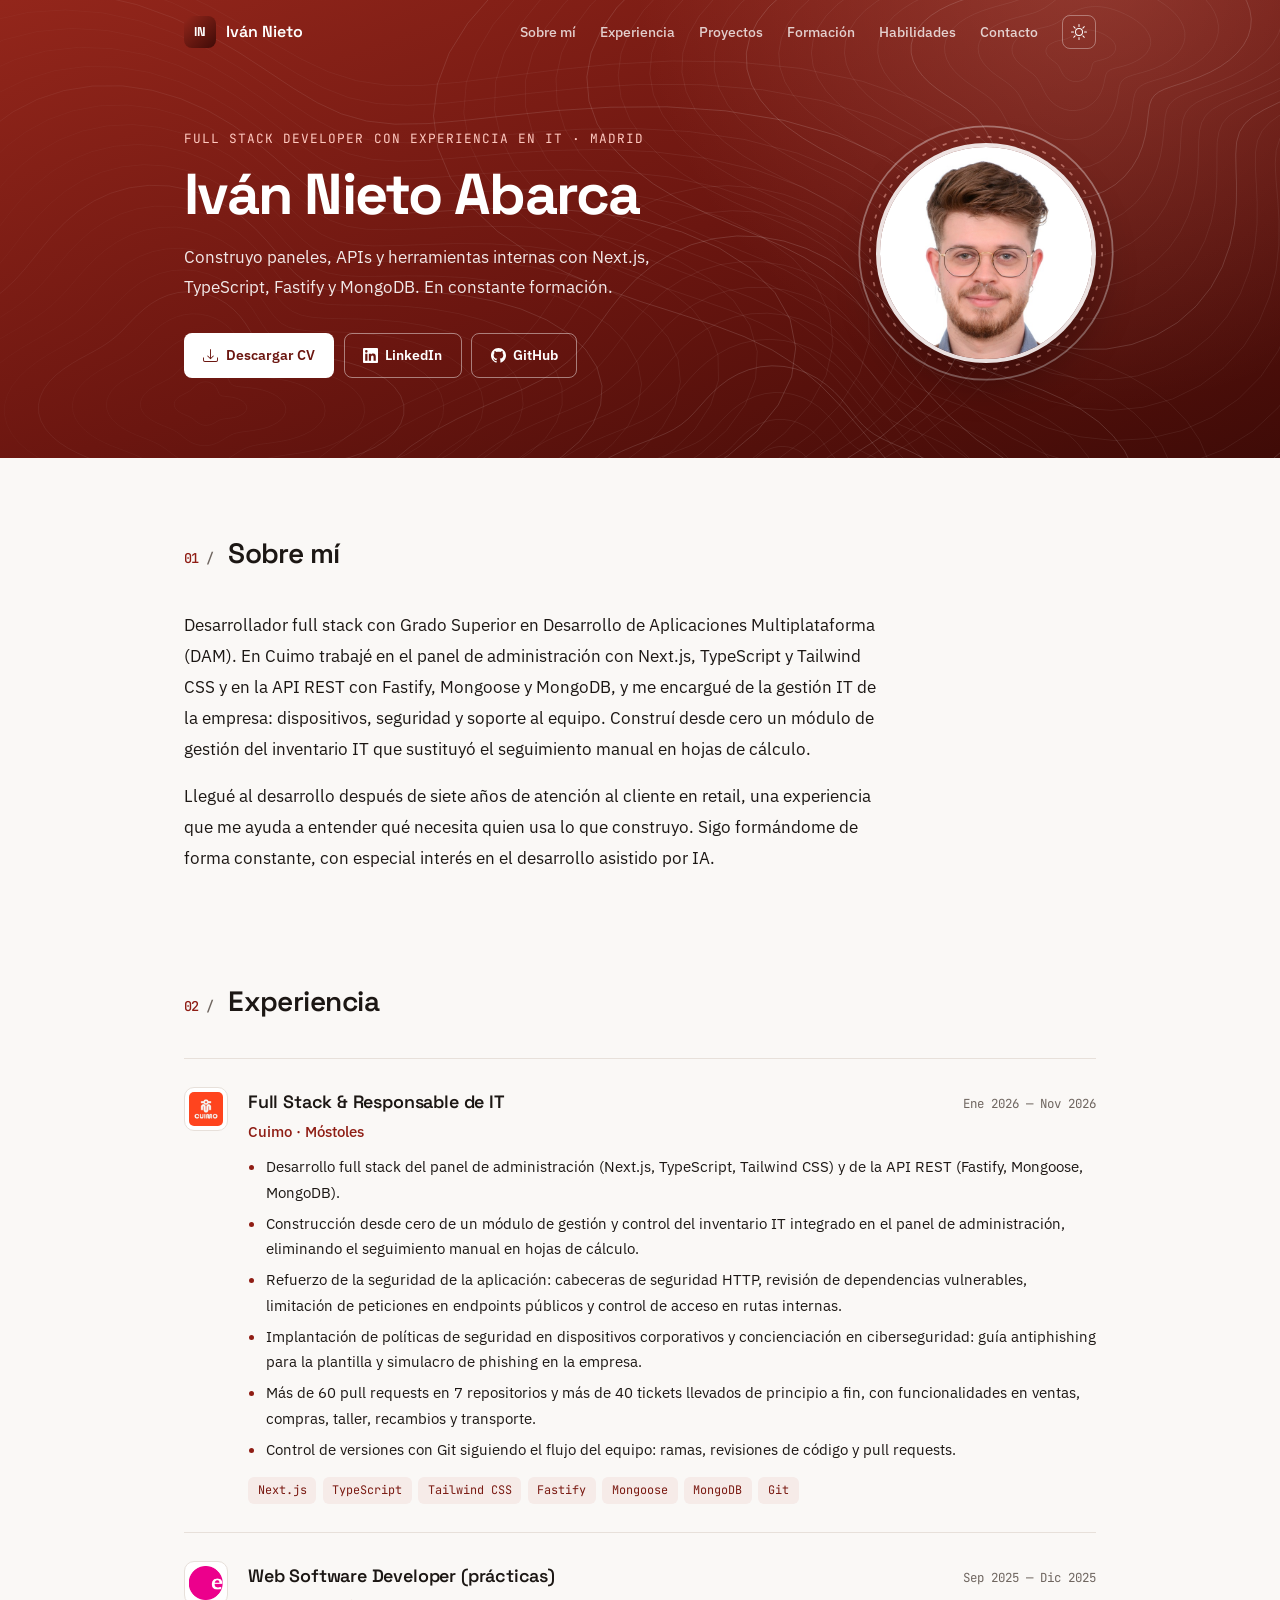
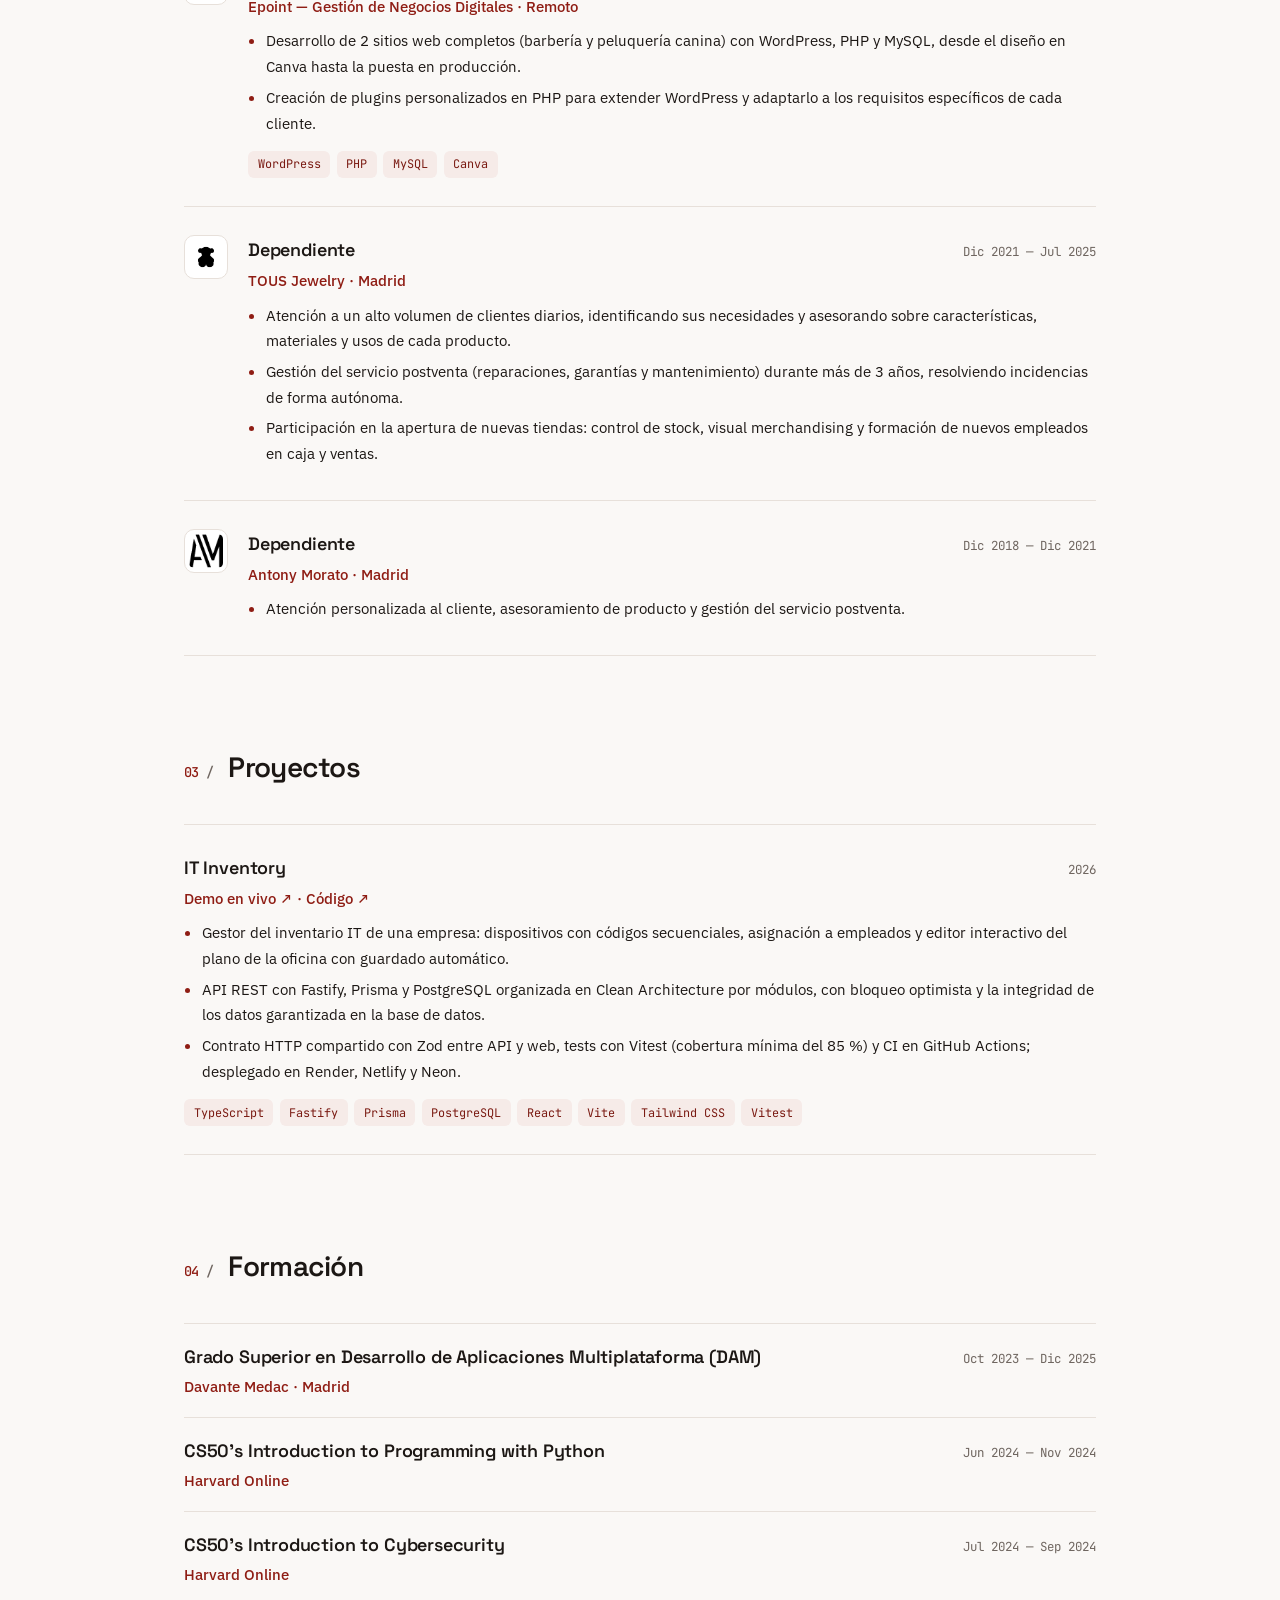
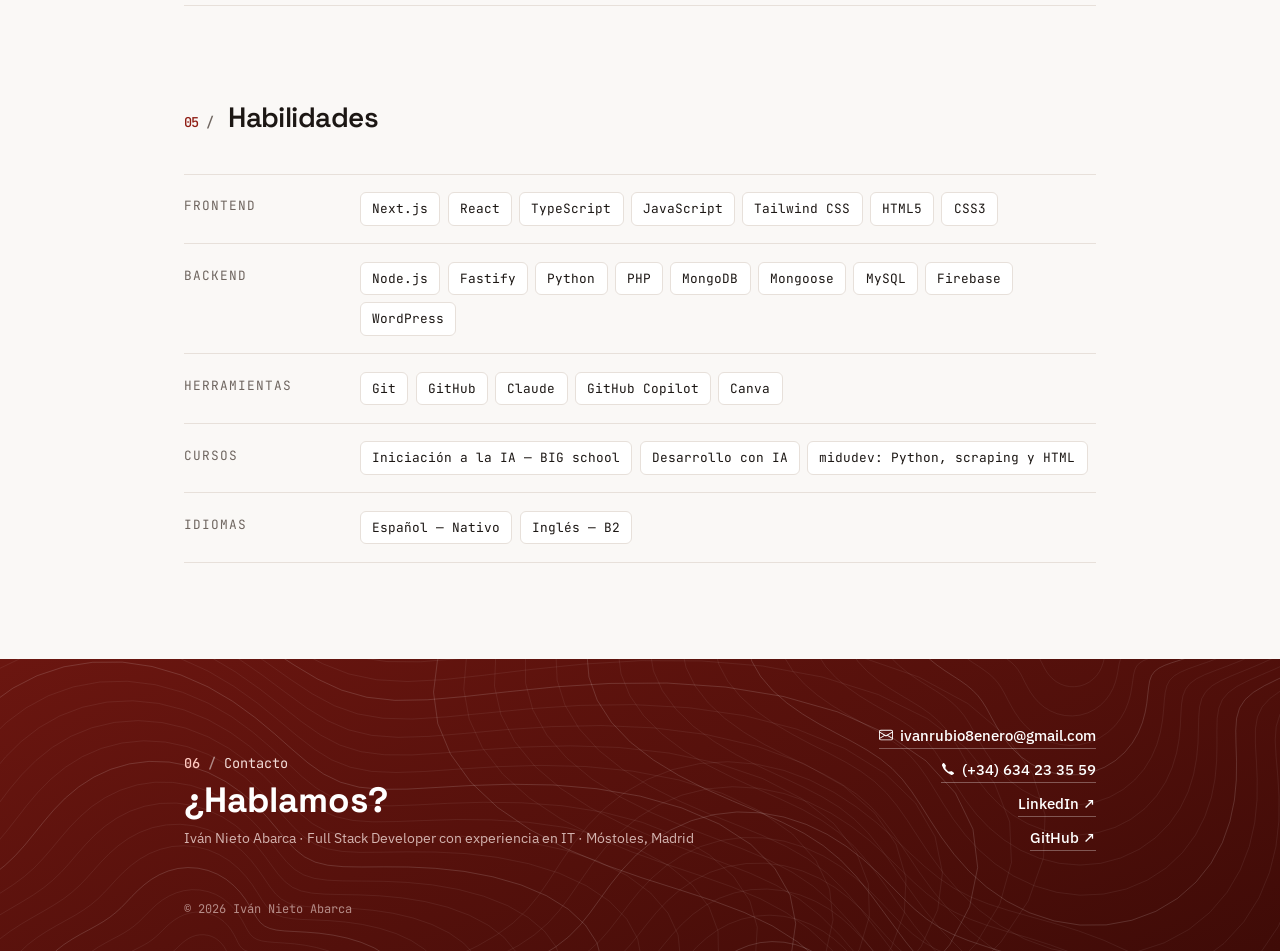
<file: index.html>
<!doctype html>
<html lang="es" data-theme="auto">
<head>
  <meta charset="utf-8">
  <meta name="viewport" content="width=device-width,initial-scale=1">
  <title>Iván Nieto Abarca — Full Stack Developer con experiencia en IT</title>
  <link rel="preconnect" href="https://fonts.googleapis.com">
  <link rel="preconnect" href="https://fonts.gstatic.com" crossorigin>
  <link href="https://fonts.googleapis.com/css2?family=IBM+Plex+Sans:wght@400;500;600&family=JetBrains+Mono:wght@400;500&family=Space+Grotesk:wght@500;600;700&display=swap" rel="stylesheet">
  <link rel="stylesheet" href="assets/style.css">
  <link rel="icon" href="assets/favicon.svg" type="image/svg+xml">
  <link rel="icon" href="assets/favicon-32.png" type="image/png" sizes="32x32">
  <link rel="apple-touch-icon" href="assets/apple-touch-icon.png">
  <meta name="description" content="Portfolio profesional de Iván Nieto Abarca — Full Stack Developer con experiencia en IT, especializado en Next.js, TypeScript, Fastify y MongoDB. Madrid, España.">
  <meta property="og:title" content="Iván Nieto Abarca — Full Stack Developer con experiencia en IT">
  <meta property="og:description" content="Portfolio de Iván Nieto Abarca, Full Stack Developer con experiencia en IT. Next.js, TypeScript, Fastify y MongoDB. Madrid, España.">
  <meta property="og:type" content="website">
  <meta property="og:url" content="https://niet8.github.io/">
  <meta property="og:image" content="https://niet8.github.io/assets/og-image.jpg">
  <meta property="og:image:width" content="1200">
  <meta property="og:image:height" content="630">
  <meta property="og:image:alt" content="Iván Nieto Abarca — Full Stack Developer con experiencia en IT">
  <meta name="twitter:card" content="summary_large_image">
</head>
<body>

  <nav class="navbar" id="navbar">
    <div class="nav-container">
      <a class="nav-brand" href="#top" aria-label="Inicio">
        <span class="nav-mark" aria-hidden="true">IN</span>
        <span class="nav-name">Iván Nieto</span>
      </a>
      <div class="nav-right">
        <ul class="nav-links">
          <li><a href="#about">Sobre mí</a></li>
          <li><a href="#experience">Experiencia</a></li>
          <li><a href="#projects">Proyectos</a></li>
          <li><a href="#education">Formación</a></li>
          <li><a href="#skills">Habilidades</a></li>
          <li><a href="#contact">Contacto</a></li>
        </ul>
        <button class="theme-btn" id="themeBtn" aria-label="Cambiar modo claro/oscuro">
          <span class="theme-icon theme-icon--light" aria-hidden="true">
            <svg xmlns="http://www.w3.org/2000/svg" width="16" height="16" fill="currentColor" viewBox="0 0 16 16"><path d="M8 11a3 3 0 1 1 0-6 3 3 0 0 1 0 6zm0 1a4 4 0 1 0 0-8 4 4 0 0 0 0 8zM8 0a.5.5 0 0 1 .5.5v2a.5.5 0 0 1-1 0v-2A.5.5 0 0 1 8 0zm0 13a.5.5 0 0 1 .5.5v2a.5.5 0 0 1-1 0v-2A.5.5 0 0 1 8 13zm8-5a.5.5 0 0 1-.5.5h-2a.5.5 0 0 1 0-1h2a.5.5 0 0 1 .5.5zM3 8a.5.5 0 0 1-.5.5h-2a.5.5 0 0 1 0-1h2A.5.5 0 0 1 3 8zm10.657-5.657a.5.5 0 0 1 0 .707l-1.414 1.415a.5.5 0 1 1-.707-.708l1.414-1.414a.5.5 0 0 1 .707 0zm-9.193 9.193a.5.5 0 0 1 0 .707L3.050 13.657a.5.5 0 0 1-.707-.707l1.414-1.414a.5.5 0 0 1 .707 0zm9.193 2.121a.5.5 0 0 1-.707 0l-1.414-1.414a.5.5 0 0 1 .707-.707l1.414 1.414a.5.5 0 0 1 0 .707zM4.464 4.465a.5.5 0 0 1-.707 0L2.343 3.050a.5.5 0 1 1 .707-.707l1.414 1.414a.5.5 0 0 1 0 .708z"/></svg>
          </span>
          <span class="theme-icon theme-icon--dark" aria-hidden="true">
            <svg xmlns="http://www.w3.org/2000/svg" width="16" height="16" fill="currentColor" viewBox="0 0 16 16"><path d="M6 .278a.768.768 0 0 1 .08.858 7.208 7.208 0 0 0-.878 3.460c0 4.021 3.278 7.277 7.318 7.277.527 0 1.040-.055 1.533-.16a.787.787 0 0 1 .81.316.733.733 0 0 1-.031.893A8.349 8.349 0 0 1 8.344 16C3.734 16 0 12.286 0 7.710 0 4.266 2.114 1.312 5.124.060A.752.752 0 0 1 6 .278z"/></svg>
          </span>
        </button>
      </div>
    </div>
  </nav>

  <header class="hero" id="top">
    <div class="hero-inner">
      <div class="hero-text">
        <p class="hero-kicker">Full Stack Developer con experiencia en IT · Madrid</p>
        <h1>Iván Nieto Abarca</h1>
        <p class="hero-tagline">Construyo paneles, APIs y herramientas internas con Next.js, TypeScript, Fastify y MongoDB. En constante formación.</p>
        <div class="hero-cta">
          <a class="btn btn-white" href="files/Ivan_Nieto_Abarca_CV.pdf" download>
            <svg xmlns="http://www.w3.org/2000/svg" width="15" height="15" fill="currentColor" viewBox="0 0 16 16" aria-hidden="true"><path d="M.5 9.9a.5.5 0 0 1 .5.5v2.5a1 1 0 0 0 1 1h12a1 1 0 0 0 1-1v-2.5a.5.5 0 0 1 1 0v2.5a2 2 0 0 1-2 2H2a2 2 0 0 1-2-2v-2.5a.5.5 0 0 1 .5-.5z"/><path d="M7.646 11.854a.5.5 0 0 0 .708 0l3-3a.5.5 0 0 0-.708-.708L8.5 10.293V1.5a.5.5 0 0 0-1 0v8.793L5.354 8.146a.5.5 0 1 0-.708.708l3 3z"/></svg>
            Descargar CV
          </a>
          <a class="btn btn-outline-white" href="https://www.linkedin.com/in/ivannietoabarca/" target="_blank" rel="noopener noreferrer">
            <svg xmlns="http://www.w3.org/2000/svg" width="15" height="15" fill="currentColor" viewBox="0 0 24 24" aria-hidden="true"><path d="M20.447 20.452h-3.554v-5.569c0-1.328-.027-3.037-1.852-3.037-1.853 0-2.136 1.445-2.136 2.939v5.667H9.351V9h3.414v1.561h.046c.477-.9 1.637-1.850 3.370-1.850 3.601 0 4.267 2.370 4.267 5.455v6.286zM5.337 7.433a2.062 2.062 0 01-2.063-2.065 2.064 2.064 0 112.063 2.065zm1.782 13.019H3.555V9h3.564v11.452zM22.225 0H1.771C.792 0 0 .774 0 1.729v20.542C0 23.227.792 24 1.771 24h20.451C23.200 24 24 23.227 24 22.271V1.729C24 .774 23.200 0 22.222 0h.003z"/></svg>
            LinkedIn
          </a>
          <a class="btn btn-outline-white" href="https://github.com/niet8" target="_blank" rel="noopener noreferrer">
            <svg xmlns="http://www.w3.org/2000/svg" width="15" height="15" fill="currentColor" viewBox="0 0 24 24" aria-hidden="true"><path d="M12 0c-6.626 0-12 5.373-12 12 0 5.302 3.438 9.8 8.207 11.387.599.111.793-.261.793-.577v-2.234c-3.338.726-4.033-1.416-4.033-1.416-.546-1.387-1.333-1.756-1.333-1.756-1.089-.745.083-.729.083-.729 1.205.084 1.839 1.237 1.839 1.237 1.070 1.834 2.807 1.304 3.492.997.107-.775.418-1.305.762-1.604-2.665-.305-5.467-1.334-5.467-5.931 0-1.311.469-2.381 1.236-3.221-.124-.303-.535-1.524.117-3.176 0 0 1.008-.322 3.301 1.230.957-.266 1.983-.399 3.003-.404 1.020.005 2.047.138 3.006.404 2.291-1.552 3.297-1.230 3.297-1.230.653 1.653.242 2.874.118 3.176.770.840 1.235 1.911 1.235 3.221 0 4.609-2.807 5.624-5.479 5.921.430.372.823 1.102.823 2.222v3.293c0 .319.192.694.801.576 4.765-1.589 8.199-6.086 8.199-11.386 0-6.627-5.373-12-12-12z"/></svg>
            GitHub
          </a>
        </div>
      </div>
      <div class="hero-photo">
        <svg class="hero-ring" viewBox="0 0 150 150" fill="none" aria-hidden="true">
          <circle cx="75" cy="75" r="72" stroke="#ffffff" stroke-opacity="0.35" stroke-width="1"/>
          <circle cx="75" cy="75" r="66" stroke="#ffb4a8" stroke-opacity="0.5" stroke-width="1" stroke-dasharray="1.5 5" stroke-linecap="round"/>
        </svg>
        <div class="avatar">
          <img
            src="images/profile.jpg"
            alt="Iván Nieto Abarca"
            class="avatar-photo"
            onerror="this.style.display='none';this.nextElementSibling.style.display='flex'"
          >
          <span class="avatar-initials" aria-hidden="true">IN</span>
        </div>
      </div>
    </div>
  </header>

  <main>
    <div class="container">

      <section id="about" class="section reveal">
        <h2 class="section-title"><span class="section-num">01</span>Sobre mí</h2>
        <p class="about-text">Desarrollador full stack con Grado Superior en Desarrollo de Aplicaciones Multiplataforma (DAM). En Cuimo trabajé en el panel de administración con Next.js, TypeScript y Tailwind CSS y en la API REST con Fastify, Mongoose y MongoDB, y me encargué de la gestión IT de la empresa: dispositivos, seguridad y soporte al equipo. Construí desde cero un módulo de gestión del inventario IT que sustituyó el seguimiento manual en hojas de cálculo.</p>
        <p class="about-text">Llegué al desarrollo después de siete años de atención al cliente en retail, una experiencia que me ayuda a entender qué necesita quien usa lo que construyo. Sigo formándome de forma constante, con especial interés en el desarrollo asistido por IA.</p>
      </section>

      <section id="experience" class="section reveal">
        <h2 class="section-title"><span class="section-num">02</span>Experiencia</h2>
        <div class="entries">

          <article class="entry reveal">
            <img src="images/logos/cuimo.jpeg" alt="Cuimo" class="company-logo">
            <div class="entry-main">
              <div class="entry-head">
                <h3 class="entry-role">Full Stack &amp; Responsable de IT</h3>
                <time class="entry-date">Ene 2026 — Nov 2026</time>
              </div>
              <p class="entry-org">Cuimo · Móstoles</p>
              <ul>
                <li>Desarrollo full stack del panel de administración (Next.js, TypeScript, Tailwind CSS) y de la API REST (Fastify, Mongoose, MongoDB).</li>
                <li>Construcción desde cero de un módulo de gestión y control del inventario IT integrado en el panel de administración, eliminando el seguimiento manual en hojas de cálculo.</li>
                <li>Refuerzo de la seguridad de la aplicación: cabeceras de seguridad HTTP, revisión de dependencias vulnerables, limitación de peticiones en endpoints públicos y control de acceso en rutas internas.</li>
                <li>Implantación de políticas de seguridad en dispositivos corporativos y concienciación en ciberseguridad: guía antiphishing para la plantilla y simulacro de phishing en la empresa.</li>
                <li>Más de 60 pull requests en 7 repositorios y más de 40 tickets llevados de principio a fin, con funcionalidades en ventas, compras, taller, recambios y transporte.</li>
                <li>Control de versiones con Git siguiendo el flujo del equipo: ramas, revisiones de código y pull requests.</li>
              </ul>
              <div class="stack-tags">
                <span class="tag">Next.js</span><span class="tag">TypeScript</span><span class="tag">Tailwind CSS</span><span class="tag">Fastify</span><span class="tag">Mongoose</span><span class="tag">MongoDB</span><span class="tag">Git</span>
              </div>
            </div>
          </article>

          <article class="entry reveal">
            <img src="images/logos/epoint.png" alt="Epoint" class="company-logo logo-light-bg">
            <div class="entry-main">
              <div class="entry-head">
                <h3 class="entry-role">Web Software Developer (prácticas)</h3>
                <time class="entry-date">Sep 2025 — Dic 2025</time>
              </div>
              <p class="entry-org">Epoint — Gestión de Negocios Digitales · Remoto</p>
              <ul>
                <li>Desarrollo de 2 sitios web completos (barbería y peluquería canina) con WordPress, PHP y MySQL, desde el diseño en Canva hasta la puesta en producción.</li>
                <li>Creación de plugins personalizados en PHP para extender WordPress y adaptarlo a los requisitos específicos de cada cliente.</li>
              </ul>
              <div class="stack-tags">
                <span class="tag">WordPress</span><span class="tag">PHP</span><span class="tag">MySQL</span><span class="tag">Canva</span>
              </div>
            </div>
          </article>

          <article class="entry reveal">
            <img src="images/logos/tous.png" alt="TOUS" class="company-logo logo-light-bg">
            <div class="entry-main">
              <div class="entry-head">
                <h3 class="entry-role">Dependiente</h3>
                <time class="entry-date">Dic 2021 — Jul 2025</time>
              </div>
              <p class="entry-org">TOUS Jewelry · Madrid</p>
              <ul>
                <li>Atención a un alto volumen de clientes diarios, identificando sus necesidades y asesorando sobre características, materiales y usos de cada producto.</li>
                <li>Gestión del servicio postventa (reparaciones, garantías y mantenimiento) durante más de 3 años, resolviendo incidencias de forma autónoma.</li>
                <li>Participación en la apertura de nuevas tiendas: control de stock, visual merchandising y formación de nuevos empleados en caja y ventas.</li>
              </ul>
            </div>
          </article>

          <article class="entry reveal">
            <img src="images/logos/antony-morato.png" alt="Antony Morato" class="company-logo logo-light-bg">
            <div class="entry-main">
              <div class="entry-head">
                <h3 class="entry-role">Dependiente</h3>
                <time class="entry-date">Dic 2018 — Dic 2021</time>
              </div>
              <p class="entry-org">Antony Morato · Madrid</p>
              <ul>
                <li>Atención personalizada al cliente, asesoramiento de producto y gestión del servicio postventa.</li>
              </ul>
            </div>
          </article>

        </div>
      </section>

      <section id="projects" class="section reveal">
        <h2 class="section-title"><span class="section-num">03</span>Proyectos</h2>
        <div class="entries">
          <article class="entry entry--plain reveal">
            <div class="entry-main">
              <div class="entry-head">
                <h3 class="entry-role">IT Inventory</h3>
                <time class="entry-date">2026</time>
              </div>
              <p class="entry-org"><a href="https://niet8-it-inventory.netlify.app" target="_blank" rel="noopener noreferrer">Demo en vivo ↗</a> · <a href="https://github.com/niet8/it-inventory" target="_blank" rel="noopener noreferrer">Código ↗</a></p>
              <ul>
                <li>Gestor del inventario IT de una empresa: dispositivos con códigos secuenciales, asignación a empleados y editor interactivo del plano de la oficina con guardado automático.</li>
                <li>API REST con Fastify, Prisma y PostgreSQL organizada en Clean Architecture por módulos, con bloqueo optimista y la integridad de los datos garantizada en la base de datos.</li>
                <li>Contrato HTTP compartido con Zod entre API y web, tests con Vitest (cobertura mínima del 85 %) y CI en GitHub Actions; desplegado en Render, Netlify y Neon.</li>
              </ul>
              <div class="stack-tags">
                <span class="tag">TypeScript</span><span class="tag">Fastify</span><span class="tag">Prisma</span><span class="tag">PostgreSQL</span><span class="tag">React</span><span class="tag">Vite</span><span class="tag">Tailwind CSS</span><span class="tag">Vitest</span>
              </div>
            </div>
          </article>
        </div>
      </section>

      <section id="education" class="section reveal">
        <h2 class="section-title"><span class="section-num">04</span>Formación</h2>
        <div class="entries entries--compact">
          <article class="entry entry--plain reveal">
            <div class="entry-main">
              <div class="entry-head">
                <h3 class="entry-role">Grado Superior en Desarrollo de Aplicaciones Multiplataforma (DAM)</h3>
                <time class="entry-date">Oct 2023 — Dic 2025</time>
              </div>
              <p class="entry-org">Davante Medac · Madrid</p>
            </div>
          </article>
          <article class="entry entry--plain reveal">
            <div class="entry-main">
              <div class="entry-head">
                <h3 class="entry-role">CS50's Introduction to Programming with Python</h3>
                <time class="entry-date">Jun 2024 — Nov 2024</time>
              </div>
              <p class="entry-org">Harvard Online</p>
            </div>
          </article>
          <article class="entry entry--plain reveal">
            <div class="entry-main">
              <div class="entry-head">
                <h3 class="entry-role">CS50's Introduction to Cybersecurity</h3>
                <time class="entry-date">Jul 2024 — Sep 2024</time>
              </div>
              <p class="entry-org">Harvard Online</p>
            </div>
          </article>
        </div>
      </section>

      <section id="skills" class="section reveal">
        <h2 class="section-title"><span class="section-num">05</span>Habilidades</h2>
        <dl class="skills">
          <div class="skill-row">
            <dt>Frontend</dt>
            <dd><span class="chip">Next.js</span><span class="chip">React</span><span class="chip">TypeScript</span><span class="chip">JavaScript</span><span class="chip">Tailwind CSS</span><span class="chip">HTML5</span><span class="chip">CSS3</span></dd>
          </div>
          <div class="skill-row">
            <dt>Backend</dt>
            <dd><span class="chip">Node.js</span><span class="chip">Fastify</span><span class="chip">Python</span><span class="chip">PHP</span><span class="chip">MongoDB</span><span class="chip">Mongoose</span><span class="chip">MySQL</span><span class="chip">Firebase</span><span class="chip">WordPress</span></dd>
          </div>
          <div class="skill-row">
            <dt>Herramientas</dt>
            <dd><span class="chip">Git</span><span class="chip">GitHub</span><span class="chip">Claude</span><span class="chip">GitHub Copilot</span><span class="chip">Canva</span></dd>
          </div>
          <div class="skill-row">
            <dt>Cursos</dt>
            <dd><span class="chip">Iniciación a la IA — BIG school</span><span class="chip">Desarrollo con IA</span><span class="chip">midudev: Python, scraping y HTML</span></dd>
          </div>
          <div class="skill-row">
            <dt>Idiomas</dt>
            <dd><span class="chip">Español — Nativo</span><span class="chip">Inglés — B2</span></dd>
          </div>
        </dl>
      </section>

    </div>
  </main>

  <footer id="contact" class="footer">
    <div class="footer-inner">
      <div class="footer-intro">
        <p class="footer-kicker"><span class="section-num">06</span>Contacto</p>
        <p class="footer-name">¿Hablamos?</p>
        <p class="footer-role">Iván Nieto Abarca · Full Stack Developer con experiencia en IT · Móstoles, Madrid</p>
      </div>
      <div class="footer-links">
        <a href="mailto:ivanrubio8enero@gmail.com">
          <svg xmlns="http://www.w3.org/2000/svg" width="14" height="14" fill="currentColor" viewBox="0 0 16 16" aria-hidden="true"><path d="M0 4a2 2 0 0 1 2-2h12a2 2 0 0 1 2 2v8a2 2 0 0 1-2 2H2a2 2 0 0 1-2-2V4Zm2-1a1 1 0 0 0-1 1v.217l7 4.2 7-4.2V4a1 1 0 0 0-1-1H2Zm13 2.383-4.708 2.825L15 11.105V5.383Zm-.034 6.876-5.64-3.471L8 9.583l-1.326-.795-5.64 3.47A1 1 0 0 0 2 13h12a1 1 0 0 0 .966-.741ZM1 11.105l4.708-2.897L1 5.383v5.722Z"/></svg>
          ivanrubio8enero@gmail.com
        </a>
        <a href="tel:+34634233559">
          <svg xmlns="http://www.w3.org/2000/svg" width="14" height="14" fill="currentColor" viewBox="0 0 16 16" aria-hidden="true"><path d="M3.654 1.328a.678.678 0 0 0-1.015-.063L1.605 2.3c-.483.484-.661 1.169-.45 1.77a17.568 17.568 0 0 0 4.168 6.608 17.569 17.569 0 0 0 6.608 4.168c.601.211 1.286.033 1.77-.45l1.034-1.034a.678.678 0 0 0-.063-1.015l-2.307-1.794a.678.678 0 0 0-.58-.122l-2.19.547a1.745 1.745 0 0 1-1.657-.459L5.482 8.062a1.745 1.745 0 0 1-.46-1.657l.548-2.19a.678.678 0 0 0-.122-.58L3.654 1.328z"/></svg>
          (+34) 634 23 35 59
        </a>
        <a href="https://www.linkedin.com/in/ivannietoabarca/" target="_blank" rel="noopener noreferrer">LinkedIn ↗</a>
        <a href="https://github.com/niet8" target="_blank" rel="noopener noreferrer">GitHub ↗</a>
      </div>
    </div>
    <p class="footer-copy">© 2026 Iván Nieto Abarca</p>
  </footer>

  <script>
    // ── Theme toggle ──────────────────────────────────────────
    const html = document.documentElement;
    const themeBtn = document.getElementById('themeBtn');

    function getSystemTheme() {
      return window.matchMedia('(prefers-color-scheme: dark)').matches ? 'dark' : 'light';
    }

    function applyTheme(theme) {
      const resolved = theme === 'auto' ? getSystemTheme() : theme;
      html.setAttribute('data-theme', resolved);
      localStorage.setItem('theme', theme);
      themeBtn.setAttribute('aria-label',
        resolved === 'dark' ? 'Cambiar a modo claro' : 'Cambiar a modo oscuro');
    }

    // Init: respect stored preference or system default
    applyTheme(localStorage.getItem('theme') || 'auto');

    themeBtn.addEventListener('click', () => {
      const current = html.getAttribute('data-theme');
      applyTheme(current === 'dark' ? 'light' : 'dark');
    });

    // Keep in sync if user changes OS theme and no manual override
    window.matchMedia('(prefers-color-scheme: dark)').addEventListener('change', () => {
      if (!localStorage.getItem('theme') || localStorage.getItem('theme') === 'auto') {
        applyTheme('auto');
      }
    });

    // ── Navbar shadow on scroll ───────────────────────────────
    const navbar = document.getElementById('navbar');
    window.addEventListener('scroll', () => {
      navbar.classList.toggle('scrolled', window.scrollY > 20);
    }, { passive: true });

    // ── Active section in navbar ──────────────────────────────
    const navLinks = [...document.querySelectorAll('.nav-links a')];
    const navSections = navLinks.map(a => document.querySelector(a.getAttribute('href')));
    let lockedId = null;
    let lockTimer;

    function setActive(id) {
      navLinks.forEach(a => {
        const isActive = a.getAttribute('href') === '#' + id;
        a.classList.toggle('active', isActive);
        if (isActive) a.setAttribute('aria-current', 'location');
        else a.removeAttribute('aria-current');
      });
    }

    function currentSectionId() {
      const atBottom = window.innerHeight + window.scrollY >= document.documentElement.scrollHeight - 2;
      if (atBottom) return navSections[navSections.length - 1].id;
      const line = navbar.offsetHeight + window.innerHeight * 0.3;
      let current = null;
      navSections.forEach(s => {
        if (s.getBoundingClientRect().top <= line) current = s.id;
      });
      return current;
    }

    function releaseLockSoon() {
      clearTimeout(lockTimer);
      lockTimer = setTimeout(() => { lockedId = null; }, 150);
    }

    navLinks.forEach(a => {
      a.addEventListener('click', () => {
        lockedId = a.getAttribute('href').slice(1);
        setActive(lockedId);
        releaseLockSoon();
      });
    });

    window.addEventListener('scroll', () => {
      if (lockedId) releaseLockSoon();
      else setActive(currentSectionId());
    }, { passive: true });

    setActive(currentSectionId());

    // ── Reveal animations ─────────────────────────────────────
    const observer = new IntersectionObserver((entries) => {
      entries.forEach(entry => {
        if (entry.isIntersecting) {
          entry.target.classList.add('visible');
          observer.unobserve(entry.target);
        }
      });
    }, { threshold: 0.1 });

    document.querySelectorAll('.reveal').forEach(el => observer.observe(el));
  </script>

</body>
</html>
</file>
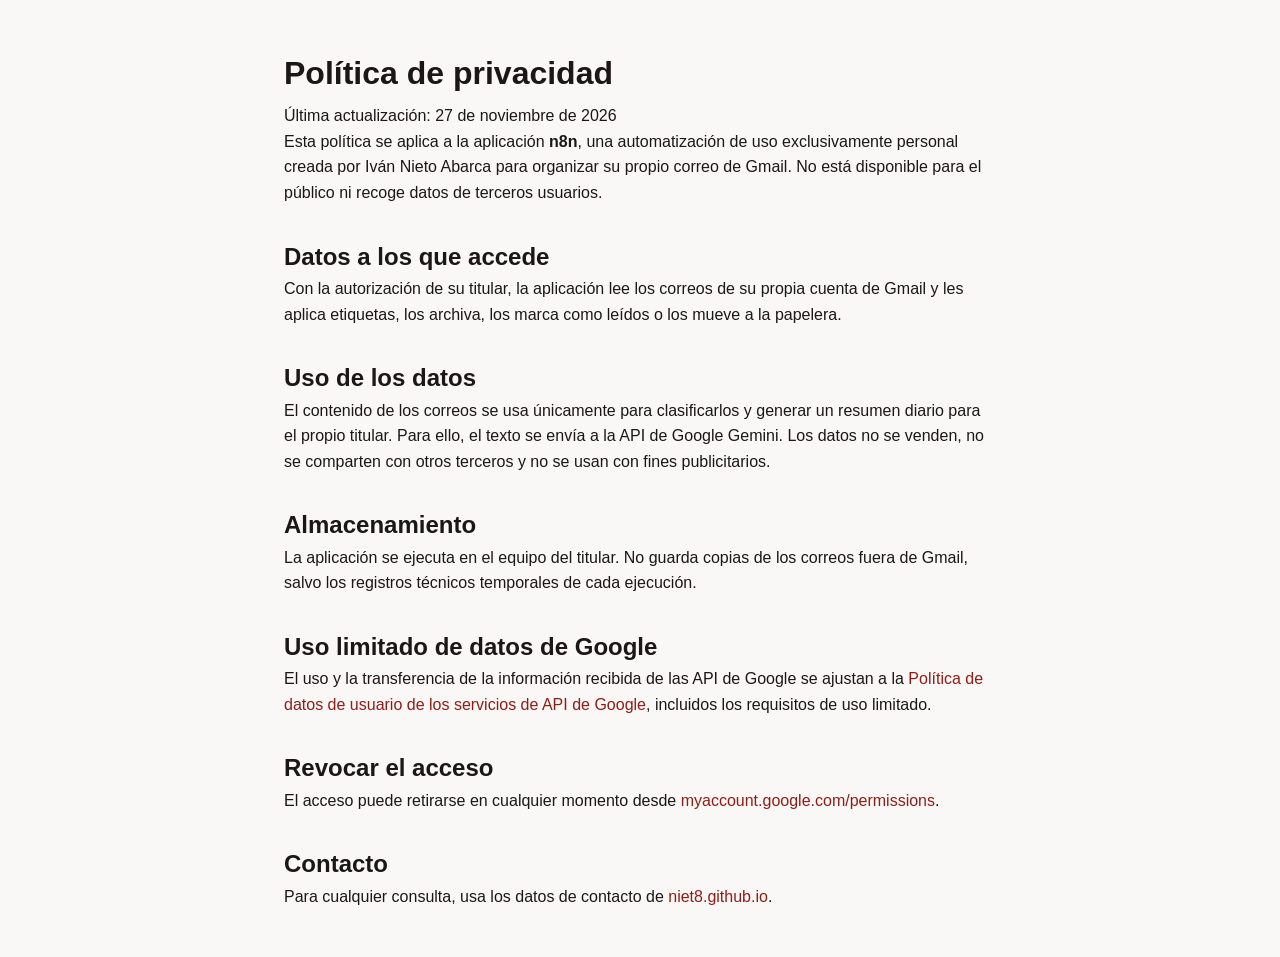
<file: privacidad.html>
<!doctype html>
<html lang="es">
<head>
  <meta charset="utf-8">
  <meta name="viewport" content="width=device-width,initial-scale=1">
  <title>Política de privacidad — Automatización personal de Gmail</title>
  <meta name="robots" content="noindex">
  <link rel="stylesheet" href="/assets/style.css">
  <link rel="icon" href="/assets/favicon.svg" type="image/svg+xml">
  <style>
    .legal { max-width: 760px; margin: 0 auto; padding: 3rem 1.5rem; line-height: 1.6; }
    .legal h1 { margin-bottom: .25rem; }
    .legal h2 { margin-top: 2rem; }
  </style>
</head>
<body>
  <main class="legal">
    <h1>Política de privacidad</h1>
    <p>Última actualización: 27 de noviembre de 2026</p>

    <p>Esta política se aplica a la aplicación <strong>n8n</strong>, una automatización de uso exclusivamente personal creada por Iván Nieto Abarca para organizar su propio correo de Gmail. No está disponible para el público ni recoge datos de terceros usuarios.</p>

    <h2>Datos a los que accede</h2>
    <p>Con la autorización de su titular, la aplicación lee los correos de su propia cuenta de Gmail y les aplica etiquetas, los archiva, los marca como leídos o los mueve a la papelera.</p>

    <h2>Uso de los datos</h2>
    <p>El contenido de los correos se usa únicamente para clasificarlos y generar un resumen diario para el propio titular. Para ello, el texto se envía a la API de Google Gemini. Los datos no se venden, no se comparten con otros terceros y no se usan con fines publicitarios.</p>

    <h2>Almacenamiento</h2>
    <p>La aplicación se ejecuta en el equipo del titular. No guarda copias de los correos fuera de Gmail, salvo los registros técnicos temporales de cada ejecución.</p>

    <h2>Uso limitado de datos de Google</h2>
    <p>El uso y la transferencia de la información recibida de las API de Google se ajustan a la <a href="https://developers.google.com/terms/api-services-user-data-policy">Política de datos de usuario de los servicios de API de Google</a>, incluidos los requisitos de uso limitado.</p>

    <h2>Revocar el acceso</h2>
    <p>El acceso puede retirarse en cualquier momento desde <a href="https://myaccount.google.com/permissions">myaccount.google.com/permissions</a>.</p>

    <h2>Contacto</h2>
    <p>Para cualquier consulta, usa los datos de contacto de <a href="/">niet8.github.io</a>.</p>
  </main>
</body>
</html>
</file>
<file: assets/style.css>
/* =============================================
   Portfolio — Iván Nieto Abarca
   ============================================= */

/* Variables */
:root {
  --bg: #faf8f6;
  --surface: #ffffff;
  --surface-2: #f3eeea;
  --accent: #8f1d14;
  --accent-dark: #6b1610;
  --accent-deep: #3f0b07;
  --text: #1c1714;
  --text-muted: #6f6660;
  --border: #e7e0da;
  --chip-bg: #f6ebe8;
  --chip-color: #7a1a12;
  --font-display: 'Space Grotesk', -apple-system, BlinkMacSystemFont, 'Segoe UI', Arial, sans-serif;
  --font-body: 'IBM Plex Sans', -apple-system, BlinkMacSystemFont, 'Segoe UI', Arial, sans-serif;
  --font-mono: 'JetBrains Mono', ui-monospace, SFMono-Regular, Menlo, monospace;
  --radius: 10px;
  --navbar-h: 64px;
  --ease: 0.25s ease;
}

@media (prefers-color-scheme: dark) {
  :root:not([data-theme="light"]) {
    --bg: #110d0c;
    --surface: #1a1412;
    --surface-2: #231b18;
    --accent: #e8796d;
    --text: #efe7e3;
    --text-muted: #a3958f;
    --border: #2f2522;
    --chip-bg: #2c1714;
    --chip-color: #f2a39a;
  }
}

[data-theme="dark"] {
  --bg: #110d0c;
  --surface: #1a1412;
  --surface-2: #231b18;
  --accent: #e8796d;
  --text: #efe7e3;
  --text-muted: #a3958f;
  --border: #2f2522;
  --chip-bg: #2c1714;
  --chip-color: #f2a39a;
}

/* Reset */
*, *::before, *::after { box-sizing: border-box; margin: 0; padding: 0; }
html { scroll-behavior: smooth; scroll-padding-top: var(--navbar-h); }
body {
  font-family: var(--font-body);
  background: var(--bg);
  color: var(--text);
  line-height: 1.7;
  -webkit-font-smoothing: antialiased;
}
img { max-width: 100%; height: auto; display: block; }
a { color: var(--accent); text-decoration: none; }
ul { padding-left: 1.1rem; }
li { margin-bottom: 0.3rem; }

.container {
  max-width: 960px;
  margin: 0 auto;
  padding: 0 1.5rem;
}

/* =============================================
   NAVBAR — brand on the left, links on the right
   ============================================= */
.navbar {
  position: fixed;
  inset: 0 0 auto 0;
  height: var(--navbar-h);
  z-index: 100;
  background: transparent;
  border-bottom: 1px solid transparent;
  transition: background var(--ease), border-color var(--ease);
}

.navbar.scrolled {
  background: color-mix(in srgb, var(--bg) 88%, transparent);
  backdrop-filter: blur(12px);
  -webkit-backdrop-filter: blur(12px);
  border-color: var(--border);
}

.nav-container {
  max-width: 960px;
  height: 100%;
  margin: 0 auto;
  padding: 0 1.5rem;
  display: flex;
  align-items: center;
  justify-content: space-between;
}

.nav-brand {
  display: flex;
  align-items: center;
  gap: 0.6rem;
  color: #fff;
  font-family: var(--font-display);
  font-weight: 600;
  transition: color var(--ease);
}
.navbar.scrolled .nav-brand { color: var(--text); }

.nav-mark {
  display: grid;
  place-items: center;
  width: 32px;
  height: 32px;
  border-radius: 8px;
  background: linear-gradient(135deg, #93261b, var(--accent-deep));
  color: #fff;
  font-size: 0.8rem;
  font-weight: 700;
  letter-spacing: 0.02em;
}

.nav-right {
  display: flex;
  align-items: center;
  gap: 1.5rem;
}

.nav-links {
  list-style: none;
  display: flex;
  gap: 1.5rem;
}
.nav-links li { margin: 0; }

.nav-links a {
  white-space: nowrap;
  font-size: 0.85rem;
  font-weight: 500;
  color: rgba(255, 255, 255, 0.78);
  transition: color var(--ease);
}
.navbar.scrolled .nav-links a { color: var(--text-muted); }
.nav-links a:hover,
.nav-links a.active,
.navbar.scrolled .nav-links a:hover,
.navbar.scrolled .nav-links a.active { color: var(--accent); }
.nav-links a.active { text-decoration: underline; text-underline-offset: 6px; text-decoration-thickness: 2px; }
.navbar:not(.scrolled) .nav-links a.active { color: #fff; }

.theme-btn {
  width: 34px;
  height: 34px;
  display: grid;
  place-items: center;
  border-radius: 8px;
  border: 1px solid rgba(255, 255, 255, 0.35);
  background: transparent;
  color: #fff;
  cursor: pointer;
  transition: border-color var(--ease), color var(--ease);
}
.navbar.scrolled .theme-btn { border-color: var(--border); color: var(--text-muted); }
.theme-btn:hover { color: var(--accent); border-color: var(--accent); }

/* Show/hide the correct icon based on active theme */
.theme-icon--dark  { display: none; }
.theme-icon--light { display: flex; }
[data-theme="dark"] .theme-icon--dark  { display: flex; }
[data-theme="dark"] .theme-icon--light { display: none; }
@media (prefers-color-scheme: dark) {
  html:not([data-theme="light"]) .theme-icon--dark  { display: flex; }
  html:not([data-theme="light"]) .theme-icon--light { display: none; }
}

/* =============================================
   HERO — two columns: text left, photo right
   ============================================= */
.hero {
  position: relative;
  overflow: hidden;
  color: #fff;
  padding: calc(var(--navbar-h) + 4rem) 0 5rem;
  background:
    radial-gradient(circle 700px at 85% -10%, rgba(255, 170, 150, 0.22) 0%, rgba(255, 170, 150, 0) 65%),
    linear-gradient(160deg, #93261b 0%, var(--accent-dark) 52%, var(--accent-deep) 100%);
}

/* Topographic contour lines, faded behind the text column */
.hero::before {
  content: '';
  position: absolute;
  inset: 0;
  background: url("hero-topo.svg") center / cover no-repeat;
  -webkit-mask-image: linear-gradient(90deg, rgba(0, 0, 0, 0.35) 0%, #000 60%);
          mask-image: linear-gradient(90deg, rgba(0, 0, 0, 0.35) 0%, #000 60%);
  pointer-events: none;
}

.hero-inner {
  position: relative;
  z-index: 1;
  max-width: 960px;
  margin: 0 auto;
  padding: 0 1.5rem;
  display: grid;
  grid-template-columns: 1fr auto;
  align-items: center;
  gap: 3rem;
}

.hero-kicker {
  font-family: var(--font-mono);
  font-size: 0.8rem;
  letter-spacing: 0.08em;
  text-transform: uppercase;
  color: #ffc9c0;
  margin-bottom: 0.9rem;
}

.hero h1 {
  font-family: var(--font-display);
  font-size: clamp(2.4rem, 6vw, 3.6rem);
  font-weight: 700;
  line-height: 1.05;
  letter-spacing: -0.03em;
  margin-bottom: 1.1rem;
}

.hero-tagline {
  max-width: 34rem;
  font-size: 1.08rem;
  opacity: 0.9;
  margin-bottom: 2rem;
}

.hero-cta {
  display: flex;
  flex-wrap: wrap;
  gap: 0.6rem;
}

.hero-photo {
  position: relative;
  width: 220px;
  height: 220px;
  display: grid;
  place-items: center;
}

.hero-ring {
  position: absolute;
  inset: -22px;
  width: calc(100% + 44px);
  height: calc(100% + 44px);
  pointer-events: none;
}

.avatar {
  position: relative;
  width: 100%;
  height: 100%;
  border-radius: 50%;
  overflow: hidden;
  border: 4px solid rgba(255, 255, 255, 0.85);
  background: rgba(255, 255, 255, 0.15);
  box-shadow: 0 18px 40px rgba(0, 0, 0, 0.3);
}

.avatar-photo { width: 100%; height: 100%; object-fit: cover; }

.avatar-initials {
  position: absolute;
  inset: 0;
  display: none;
  align-items: center;
  justify-content: center;
  font-family: var(--font-display);
  font-size: 3rem;
  font-weight: 700;
}

/* 404 */
.hero--fullscreen {
  min-height: 100vh;
  display: flex;
  align-items: center;
  justify-content: center;
  text-align: center;
  padding: 3rem 1.5rem;
}
.hero--fullscreen .hero-inner { display: block; }
.hero--fullscreen .hero-cta { justify-content: center; }
.hero-code {
  font-family: var(--font-mono);
  font-size: clamp(4rem, 14vw, 7rem);
  font-weight: 500;
  line-height: 1;
  opacity: 0.9;
  margin-bottom: 0.75rem;
}

/* Buttons */
.btn {
  display: inline-flex;
  align-items: center;
  gap: 0.45rem;
  padding: 0.6rem 1.15rem;
  border-radius: 8px;
  border: 1.5px solid transparent;
  font-size: 0.875rem;
  font-weight: 600;
  white-space: nowrap;
  transition: background var(--ease), border-color var(--ease), transform var(--ease);
}
.btn:hover { transform: translateY(-1px); }

.btn-white { background: #fff; color: var(--accent-dark); }
.btn-white:hover { background: #fff3f1; }

.btn-outline-white { color: #fff; border-color: rgba(255, 255, 255, 0.45); }
.btn-outline-white:hover { background: rgba(255, 255, 255, 0.1); border-color: #fff; }

/* =============================================
   SECTIONS
   ============================================= */
.section {
  padding: 4.5rem 0 1rem;
}

.section-title {
  font-family: var(--font-display);
  font-size: 1.75rem;
  font-weight: 600;
  letter-spacing: -0.02em;
  margin-bottom: 2rem;
  display: flex;
  align-items: baseline;
  gap: 0.9rem;
}

.section-num {
  font-family: var(--font-mono);
  font-size: 0.85rem;
  font-weight: 500;
  color: var(--accent);
}
.section-num::after { content: ' /'; color: var(--text-muted); }

.about-text {
  max-width: 44rem;
  font-size: 1.05rem;
  line-height: 1.85;
  margin-bottom: 1rem;
}

/* =============================================
   EXPERIENCE & EDUCATION — plain rows, no timeline
   ============================================= */
.entry {
  display: grid;
  grid-template-columns: 44px 1fr;
  gap: 1.25rem;
  padding: 1.75rem 0;
  border-top: 1px solid var(--border);
}
.entry:last-child { border-bottom: 1px solid var(--border); }

.entry--plain { grid-template-columns: 1fr; }
.entries--compact .entry { padding: 1.1rem 0; }

.company-logo {
  width: 44px;
  height: 44px;
  object-fit: contain;
  border-radius: 10px;
  border: 1px solid var(--border);
  background: var(--surface);
  padding: 4px;
}
.logo-light-bg { background: #fff; }

.entry-head {
  display: flex;
  align-items: baseline;
  justify-content: space-between;
  gap: 1rem;
}

.entry-role {
  font-family: var(--font-display);
  font-size: 1.12rem;
  font-weight: 600;
  letter-spacing: -0.01em;
}

.entry-date {
  font-family: var(--font-mono);
  font-size: 0.78rem;
  color: var(--text-muted);
  white-space: nowrap;
}

.entry-org {
  color: var(--accent);
  font-size: 0.92rem;
  font-weight: 500;
  margin: 0.15rem 0 0.6rem;
}
.entries--compact .entry-org { margin-bottom: 0; }

.entry ul {
  font-size: 0.95rem;
  color: var(--text);
}
.entry li::marker { color: var(--accent); }

.stack-tags {
  display: flex;
  flex-wrap: wrap;
  gap: 0.4rem;
  margin-top: 0.9rem;
}

.tag,
.chip {
  font-family: var(--font-mono);
  font-size: 0.74rem;
  padding: 0.22rem 0.6rem;
  border-radius: 6px;
  background: var(--chip-bg);
  color: var(--chip-color);
}

/* =============================================
   SKILLS — label column + chips, like the CV
   ============================================= */
.skills { display: grid; }

.skill-row {
  display: grid;
  grid-template-columns: 160px 1fr;
  gap: 1rem;
  padding: 1.1rem 0;
  border-top: 1px solid var(--border);
}
.skill-row:last-child { border-bottom: 1px solid var(--border); }

.skill-row dt {
  font-family: var(--font-mono);
  font-size: 0.8rem;
  text-transform: uppercase;
  letter-spacing: 0.08em;
  color: var(--text-muted);
  padding-top: 0.2rem;
}

.skill-row dd {
  display: flex;
  flex-wrap: wrap;
  gap: 0.45rem;
}

.chip {
  font-size: 0.8rem;
  padding: 0.3rem 0.7rem;
  background: var(--surface);
  color: var(--text);
  border: 1px solid var(--border);
}

/* =============================================
   FOOTER / CONTACT
   ============================================= */
.footer {
  margin-top: 5rem;
  padding: 4rem 1.5rem 2rem;
  color: #f3dcd8;
  background:
    url("hero-topo.svg") center / cover no-repeat,
    linear-gradient(160deg, var(--accent-dark) 0%, var(--accent-deep) 100%);
}

.footer-inner {
  max-width: calc(960px - 3rem);
  margin: 0 auto;
  display: flex;
  flex-wrap: wrap;
  align-items: flex-end;
  justify-content: space-between;
  gap: 2rem;
}

.footer-kicker {
  font-family: var(--font-mono);
  font-size: 0.85rem;
  margin-bottom: 0.4rem;
}
.footer-kicker .section-num { color: #ffc9c0; margin-right: 0.5rem; }
.footer-kicker .section-num::after { color: rgba(255, 255, 255, 0.5); }

.footer-name {
  font-family: var(--font-display);
  font-size: 2.2rem;
  font-weight: 700;
  color: #fff;
  line-height: 1.1;
  margin-bottom: 0.4rem;
}

.footer-role { font-size: 0.9rem; opacity: 0.8; }

.footer-links {
  display: flex;
  flex-direction: column;
  align-items: flex-end;
  gap: 0.5rem;
}

.footer-links a {
  display: inline-flex;
  align-items: center;
  gap: 0.45rem;
  color: #fff;
  font-size: 0.92rem;
  font-weight: 500;
  border-bottom: 1px solid rgba(255, 255, 255, 0.3);
  transition: border-color var(--ease);
}
.footer-links a:hover { border-color: #fff; }

.footer-copy {
  max-width: calc(960px - 3rem);
  margin: 3rem auto 0;
  font-family: var(--font-mono);
  font-size: 0.75rem;
  opacity: 0.6;
}

/* =============================================
   ANIMATIONS
   ============================================= */
.reveal {
  opacity: 0;
  transform: translateY(16px);
  transition: opacity 0.5s ease, transform 0.5s ease;
}
.reveal.visible { opacity: 1; transform: none; }

@media (prefers-reduced-motion: reduce) {
  .reveal { opacity: 1; transform: none; transition: none; }
  html { scroll-behavior: auto; }
}

/* =============================================
   RESPONSIVE
   ============================================= */
@media (max-width: 760px) {
  .nav-name { display: none; }
  .nav-right { gap: 0.75rem; }
  .nav-links { gap: 0.8rem; }
  .nav-links a { font-size: 0.75rem; }

  .hero { padding: calc(var(--navbar-h) + 2.5rem) 0 3.5rem; }
  .hero-inner { grid-template-columns: 1fr; gap: 2rem; }
  .hero-photo { order: -1; width: 128px; height: 128px; }
  .hero-ring { inset: -14px; width: calc(100% + 28px); height: calc(100% + 28px); }

  .entry { grid-template-columns: 36px 1fr; gap: 0.9rem; }
  .entry--plain { grid-template-columns: 1fr; }
  .company-logo { width: 36px; height: 36px; }
  .entry-head { flex-direction: column; gap: 0.1rem; }

  .skill-row { grid-template-columns: 1fr; gap: 0.6rem; }

  .footer-links { align-items: flex-start; }
}

@media (max-width: 480px) {
  .nav-container { padding: 0 1rem; }
  /* The hero already introduces the person, so drop that link to fit the bar */
  .nav-links li:first-child { display: none; }
  .nav-links { gap: 0.7rem; }
  .nav-links a { font-size: 0.72rem; }
  .nav-mark { width: 28px; height: 28px; font-size: 0.72rem; }
  .theme-btn { width: 30px; height: 30px; }
  .btn { flex: 1 1 100%; justify-content: center; }
}
</file>
